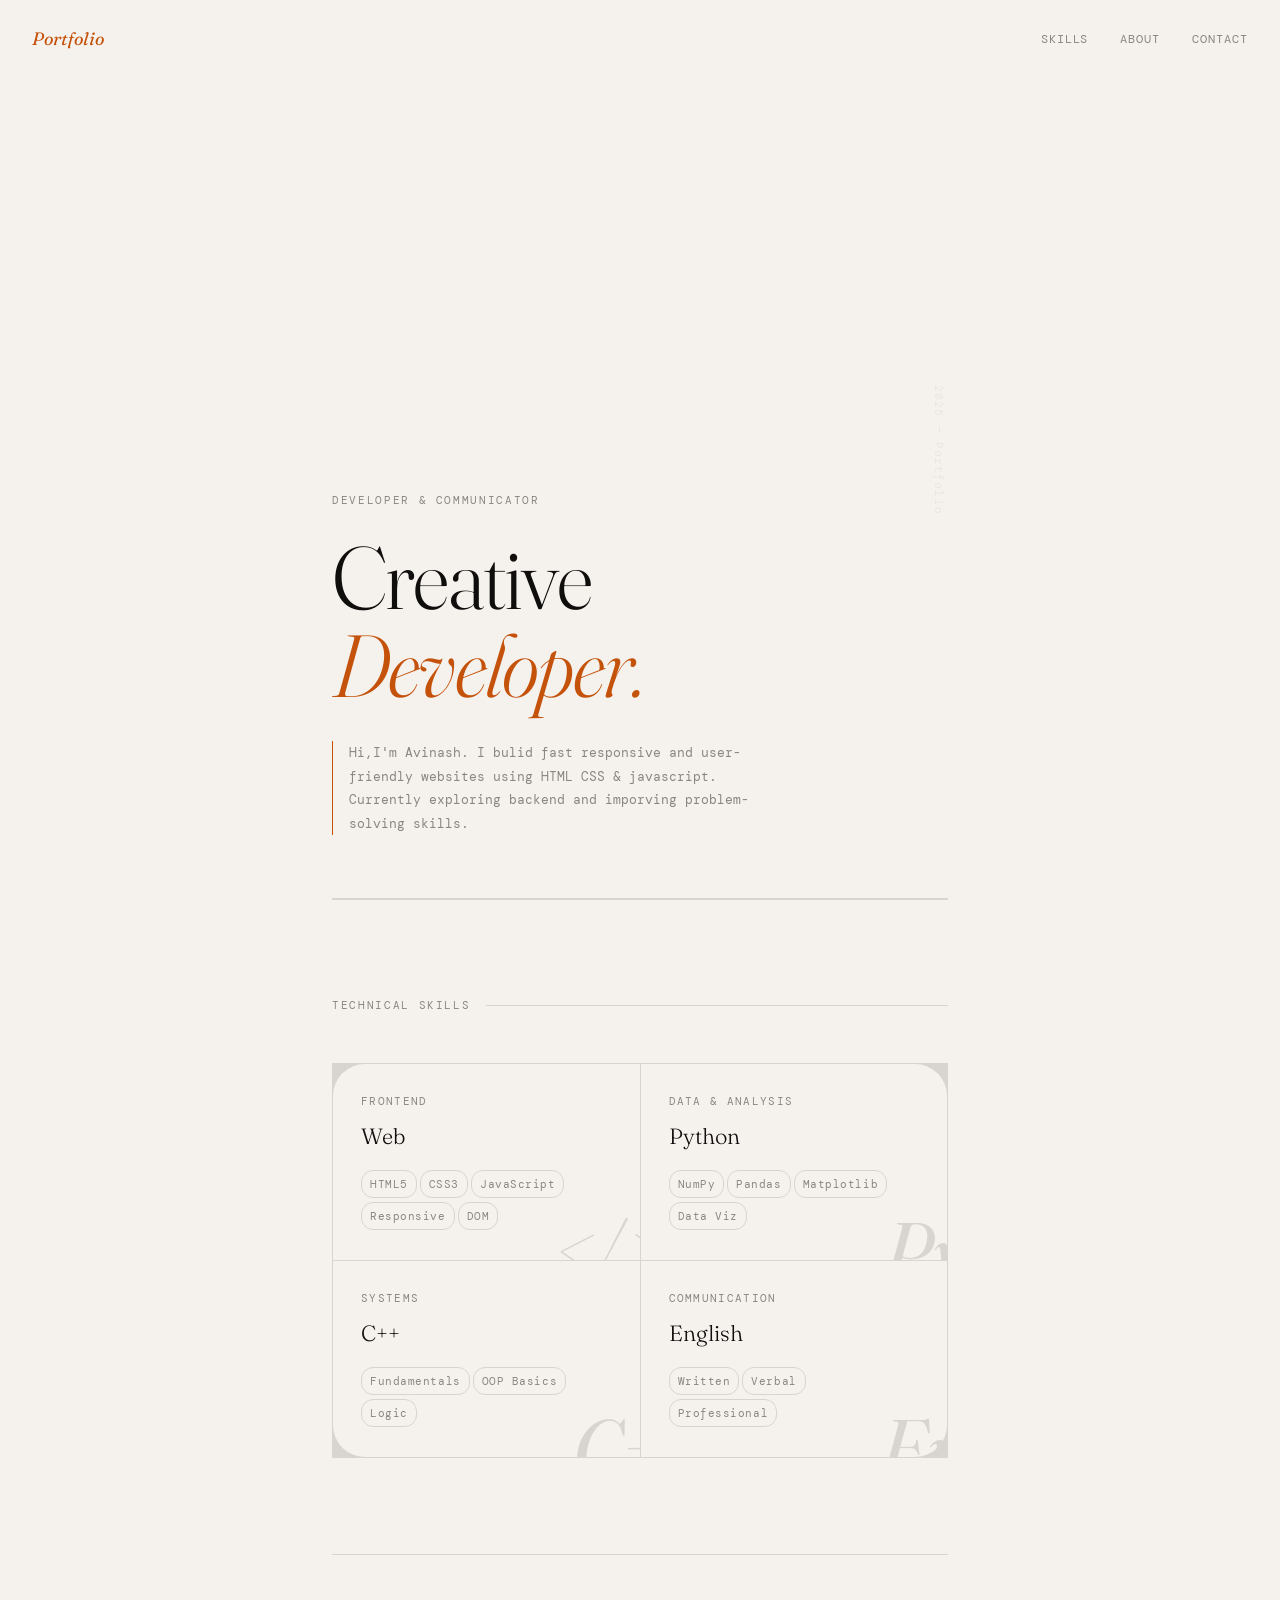
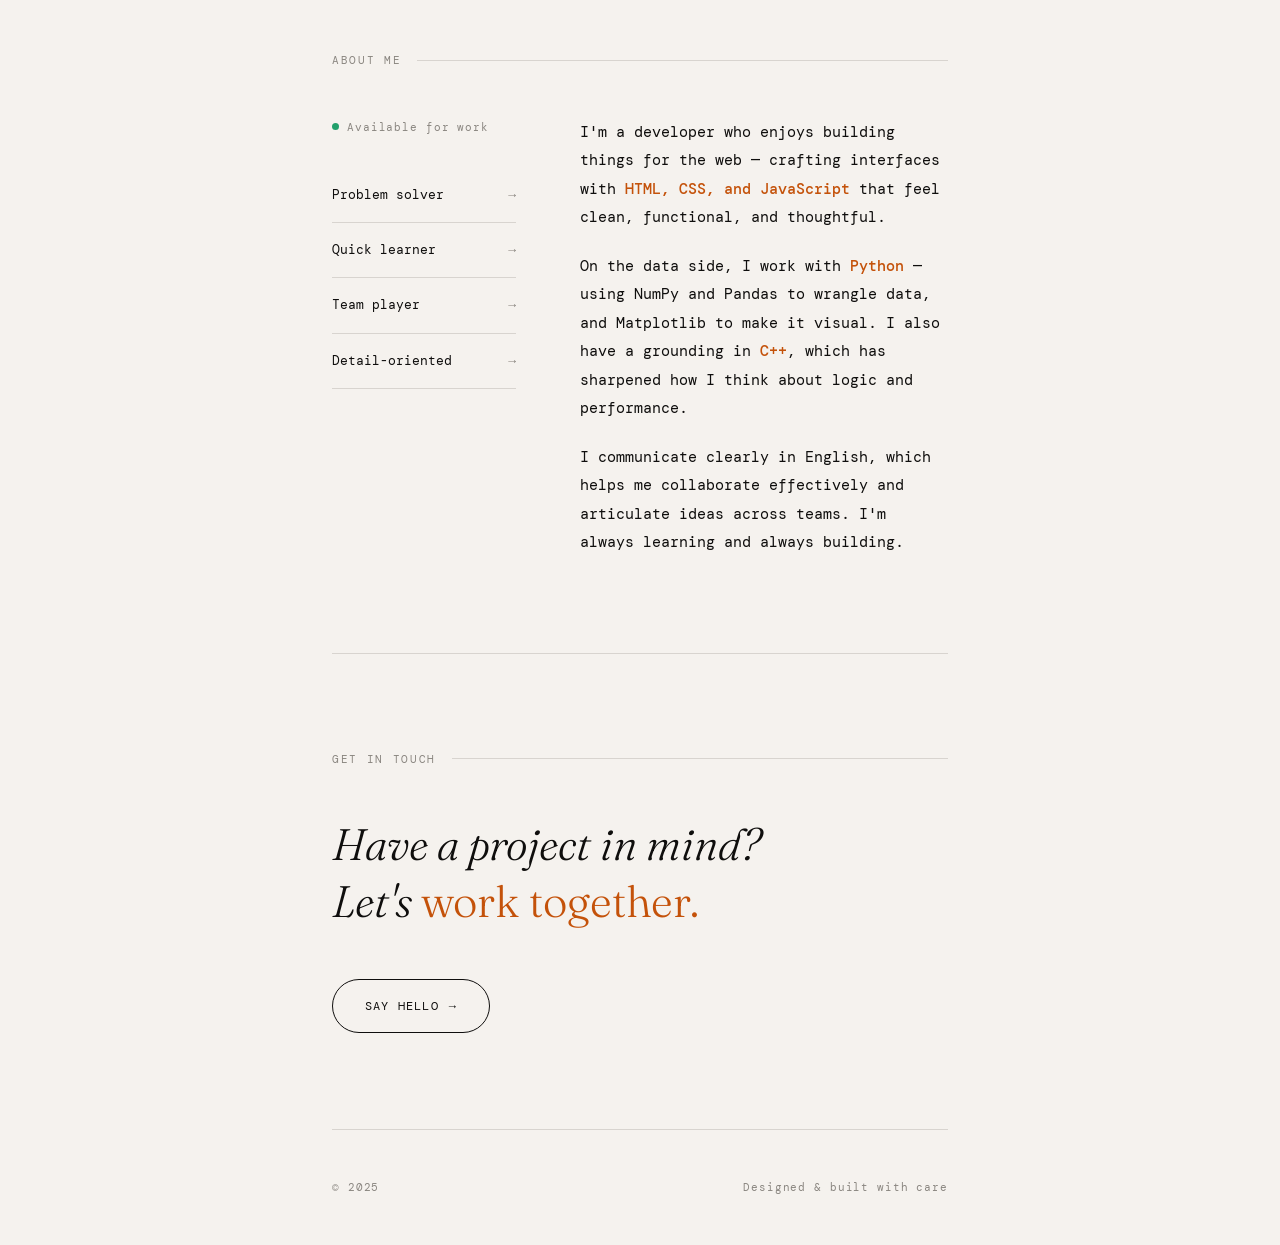
<file: index.html>
<!DOCTYPE html>
<html lang="en">
<head>
<meta charset="UTF-8">
<meta name="viewport" content="width=device-width, initial-scale=1.0">
<title>Portfolio</title>
<link href="https://fonts.googleapis.com/css2?family=DM+Mono:ital,wght@0,300;0,400;0,500;1,300&family=Fraunces:ital,wght@0,300;0,400;1,300&display=swap" rel="stylesheet">
<link rel="stylesheet" href="style.css">
</head>
<body>
 
<nav id="nav">
  <div class="nav-logo">Portfolio</div>
  <div class="nav-links">
    <a href="#skills">Skills</a>
    <a href="#about">About</a>
    <a href="#contact">Contact</a>
  </div>
</nav>
 
<main>
  <div class="container">
 
    <!-- Hero -->
    <section class="hero" id="hero">
      <p class="hero-eyebrow">Developer &amp; Communicator</p>
      <h1 class="hero-name">Creative<br><em>Developer.</em></h1>
      <p class="hero-desc">
        Hi,I'm Avinash. I bulid fast responsive and user-friendly websites using HTML CSS & javascript. Currently exploring backend and imporving problem-solving skills.
      </p>
      <div class="hero-index">2025 — Portfolio</div>
      <div class="hero-line"></div>
    </section>
 
    <!-- Skills -->
    <section id="skills">
      <p class="section-label reveal">Technical skills</p>
      <div class="skills-grid reveal">
 
        <div class="skill-card" id="one">
          <p class="skill-tag">Frontend</p>
          <p class="skill-name">Web</p>
          <div class="skill-items">
            <span>HTML5</span><span>CSS3</span><span>JavaScript</span>
            <span>Responsive</span><span>DOM</span>
          </div>
          <div class="skill-accent">&lt;/&gt;</div>
        </div>
 
        <div class="skill-card" id="two">
          <p class="skill-tag">Data &amp; Analysis</p>
          <p class="skill-name">Python</p>
          <div class="skill-items">
            <span>NumPy</span><span>Pandas</span><span>Matplotlib</span>
            <span>Data Viz</span>
          </div>
          <div class="skill-accent">Py</div>
        </div>
 
        <div class="skill-card" id="three">
          <p class="skill-tag">Systems</p>
          <p class="skill-name">C++</p>
          <div class="skill-items">
            <span>Fundamentals</span><span>OOP Basics</span><span>Logic</span>
          </div>
          <div class="skill-accent">C+</div>
        </div>
 
        <div class="skill-card" id="four">
          <p class="skill-tag">Communication</p>
          <p class="skill-name">English</p>
          <div class="skill-items">
            <span>Written</span><span>Verbal</span><span>Professional</span>
          </div>
          <div class="skill-accent">En</div>
        </div>
 
      </div>
    </section>
 
    <!-- About -->
    <section id="about">
      <p class="section-label reveal">About me</p>
      <div class="about-grid reveal">
        <div class="about-aside">
          <div class="about-status">
            <span class="dot"></span>Available for work
          </div>
          <ul class="soft-list">
            <li>Problem solver</li>
            <li>Quick learner</li>
            <li>Team player</li>
            <li>Detail-oriented</li>
          </ul>
        </div>
        <div class="about-text">
          <p>I'm a developer who enjoys building things for the web — crafting interfaces with <strong>HTML, CSS, and JavaScript</strong> that feel clean, functional, and thoughtful.</p>
          <p>On the data side, I work with <strong>Python</strong> — using NumPy and Pandas to wrangle data, and Matplotlib to make it visual. I also have a grounding in <strong>C++</strong>, which has sharpened how I think about logic and performance.</p>
          <p>I communicate clearly in English, which helps me collaborate effectively and articulate ideas across teams. I'm always learning and always building.</p>
        </div>
      </div>
    </section>
 
    <!-- Contact -->
    <section id="contact">
      <p class="section-label reveal">Get in touch</p>
      <p class="contact-line reveal">
        Have a project in mind?<br>
        Let's <em>work together.</em>
      </p>
      <a href="mailto:hello@example.com" class="btn reveal">
        Say hello <span class="btn-arr">→</span>
      </a>
    </section>
 
  </div>
</main>
 
<div class="container">
  <footer>
    <span>© 2025</span>
    <span>Designed &amp; built with care</span>
  </footer>
</div>
 
<script src="script.js"></script>
</body>
</html>
</file>
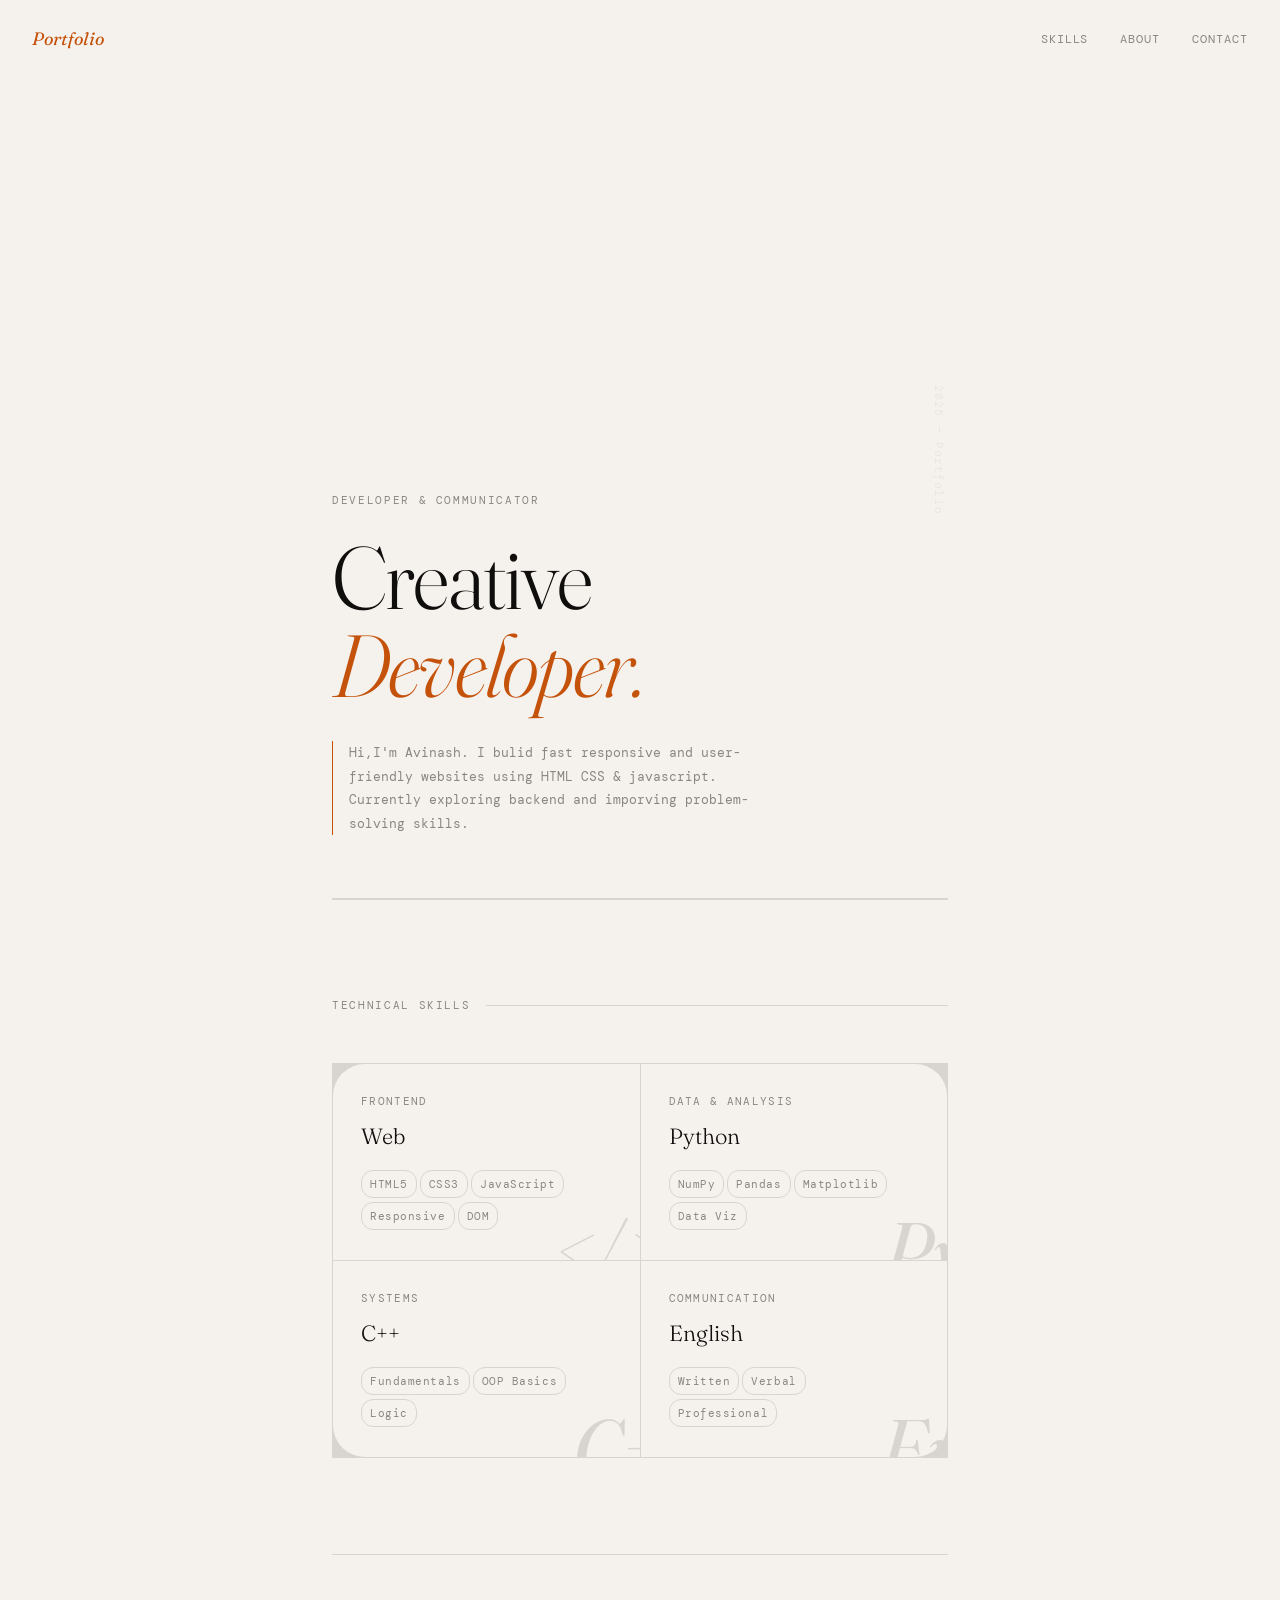
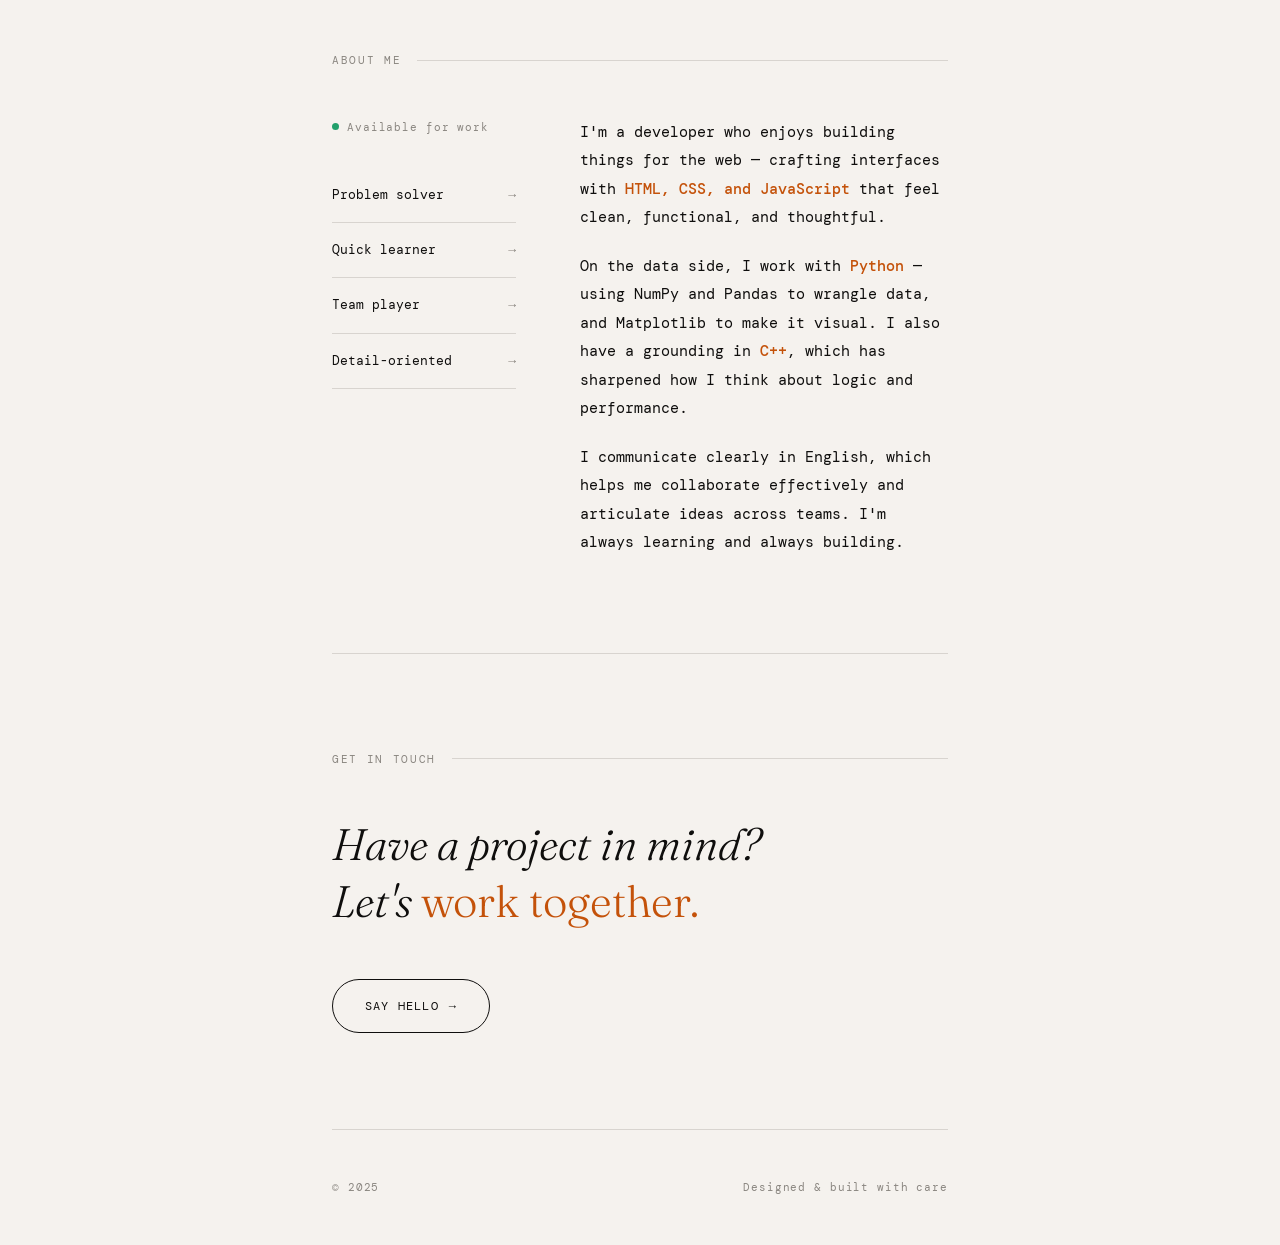
<file: avi.html>
<!DOCTYPE html>
<html lang="en">
<head>
<meta charset="UTF-8">
<meta name="viewport" content="width=device-width, initial-scale=1.0">
<title>Portfolio</title>
<link href="https://fonts.googleapis.com/css2?family=DM+Mono:ital,wght@0,300;0,400;0,500;1,300&family=Fraunces:ital,wght@0,300;0,400;1,300&display=swap" rel="stylesheet">
<link rel="stylesheet" href="avi.css">
</head>
<body>
 
<nav id="nav">
  <div class="nav-logo">Portfolio</div>
  <div class="nav-links">
    <a href="#skills">Skills</a>
    <a href="#about">About</a>
    <a href="#contact">Contact</a>
  </div>
</nav>
 
<main>
  <div class="container">
 
    <!-- Hero -->
    <section class="hero" id="hero">
      <p class="hero-eyebrow">Developer &amp; Communicator</p>
      <h1 class="hero-name">Creative<br><em>Developer.</em></h1>
      <p class="hero-desc">
        Hi,I'm Avinash. I bulid fast responsive and user-friendly websites using HTML CSS & javascript. Currently exploring backend and imporving problem-solving skills.
      </p>
      <div class="hero-index">2025 — Portfolio</div>
      <div class="hero-line"></div>
    </section>
 
    <!-- Skills -->
    <section id="skills">
      <p class="section-label reveal">Technical skills</p>
      <div class="skills-grid reveal">
 
        <div class="skill-card" id="one">
          <p class="skill-tag">Frontend</p>
          <p class="skill-name">Web</p>
          <div class="skill-items">
            <span>HTML5</span><span>CSS3</span><span>JavaScript</span>
            <span>Responsive</span><span>DOM</span>
          </div>
          <div class="skill-accent">&lt;/&gt;</div>
        </div>
 
        <div class="skill-card" id="two">
          <p class="skill-tag">Data &amp; Analysis</p>
          <p class="skill-name">Python</p>
          <div class="skill-items">
            <span>NumPy</span><span>Pandas</span><span>Matplotlib</span>
            <span>Data Viz</span>
          </div>
          <div class="skill-accent">Py</div>
        </div>
 
        <div class="skill-card" id="three">
          <p class="skill-tag">Systems</p>
          <p class="skill-name">C++</p>
          <div class="skill-items">
            <span>Fundamentals</span><span>OOP Basics</span><span>Logic</span>
          </div>
          <div class="skill-accent">C+</div>
        </div>
 
        <div class="skill-card" id="four">
          <p class="skill-tag">Communication</p>
          <p class="skill-name">English</p>
          <div class="skill-items">
            <span>Written</span><span>Verbal</span><span>Professional</span>
          </div>
          <div class="skill-accent">En</div>
        </div>
 
      </div>
    </section>
 
    <!-- About -->
    <section id="about">
      <p class="section-label reveal">About me</p>
      <div class="about-grid reveal">
        <div class="about-aside">
          <div class="about-status">
            <span class="dot"></span>Available for work
          </div>
          <ul class="soft-list">
            <li>Problem solver</li>
            <li>Quick learner</li>
            <li>Team player</li>
            <li>Detail-oriented</li>
          </ul>
        </div>
        <div class="about-text">
          <p>I'm a developer who enjoys building things for the web — crafting interfaces with <strong>HTML, CSS, and JavaScript</strong> that feel clean, functional, and thoughtful.</p>
          <p>On the data side, I work with <strong>Python</strong> — using NumPy and Pandas to wrangle data, and Matplotlib to make it visual. I also have a grounding in <strong>C++</strong>, which has sharpened how I think about logic and performance.</p>
          <p>I communicate clearly in English, which helps me collaborate effectively and articulate ideas across teams. I'm always learning and always building.</p>
        </div>
      </div>
    </section>
 
    <!-- Contact -->
    <section id="contact">
      <p class="section-label reveal">Get in touch</p>
      <p class="contact-line reveal">
        Have a project in mind?<br>
        Let's <em>work together.</em>
      </p>
      <a href="mailto:hello@example.com" class="btn reveal">
        Say hello <span class="btn-arr">→</span>
      </a>
    </section>
 
  </div>
</main>
 
<div class="container">
  <footer>
    <span>© 2025</span>
    <span>Designed &amp; built with care</span>
  </footer>
</div>
 
<script src="avi.js"></script>
</body>
</html>
</file>
<file: style.css>
*, *::before, *::after { margin: 0; padding: 0; box-sizing: border-box; }
 
  :root {
    --ink: #0f0e0d;
    --paper: #f5f2ee;
    --muted: #8a8680;
    --accent: #c4520a;
    --line: #d8d4cf;
    --card: #edeae5;
  }
 
  html { scroll-behavior: smooth; }
 
  body {
    background: var(--paper);
    color: var(--ink);
    font-family: 'DM Mono', monospace;
    font-size: 14px;
    line-height: 1.7;
    cursor: default;
  }
 
  /* layout */
  .container { max-width: 680px; margin: 0 auto; padding: 0 2rem; }
 
  /* nav */
  nav {
    position: fixed; top: 0; left: 0; right: 0;
    z-index: 100;
    padding: 1.5rem 2rem;
    display: flex; justify-content: space-between; align-items: center;
    border-bottom: 1px solid transparent;
    transition: border-color 0.3s, background 0.3s;
  }
  nav.scrolled { background: var(--paper); 
    border-color: var(--line); 
  }

  .nav-logo { font-family: 'Fraunces', serif;
  font-style: italic;
  font-size: 18px;
  color: var(--accent);
 }
  .nav-links { display: flex;
     gap: 2rem;
    }
  .nav-links a {
    color: var(--muted);
    text-decoration: none;
    font-size: 12px;
    letter-spacing: 0.08em;
    text-transform: uppercase;
    transition: color 0.2s;
  }
  .nav-links a:hover { color: var(--ink); }
 
  /* hero */
  .hero {
    min-height: 100vh;
    display: flex;
     flex-direction: column;
    justify-content: flex-end;
    padding: 8rem 0 4rem;
    position: relative;
    overflow: hidden;
  }
  .hero-eyebrow {
    font-size: 11px;
    letter-spacing: 0.15em;
    text-transform: uppercase;
    color: var(--muted);
    margin-bottom: 1.5rem;
    opacity: 0;
    animation: fadeUp 0.8s 0.2s forwards;
  }
  .hero-name {
    font-family: 'Fraunces', serif;
    font-weight: 300;
    font-size: clamp(52px, 10vw, 88px);
    line-height: 1.0;
    letter-spacing: -0.02em;
    margin-bottom: 2rem;
    opacity: 0;
    animation: fadeUp 0.8s 0.4s forwards;
  }
  .hero-name em { font-style: italic; color: var(--accent); }

  .hero-desc {
    max-width: 420px;
    color: var(--muted);
    font-size: 13px;
    line-height: 1.8;
    opacity: 0;
    animation: fadeUp 0.8s 0.6s forwards;
    border-left: 1px solid var(--accent);
    padding-left: 1rem;
  }
  .hero-index {
    position: absolute;
    right: 0;
    top: 50%;
    transform: translateY(-50%);
    font-size: 11px;
    color: var(--line);
    letter-spacing: 0.1em;
    writing-mode: vertical-rl;
    opacity: 0; animation: fadeIn 1.2s 1s forwards;
  }
  .hero-line {
    position: absolute;
    bottom: 0;
    left: 0;
    right: 0;
    height: 1px; background: var(--line);
  }
 
  /* section */
  section { padding: 6rem 0; border-bottom: 1px solid var(--line); }
  .section-label {
    font-size: 11px; letter-spacing: 0.15em; text-transform: uppercase;
    color: var(--muted); margin-bottom: 3rem;
    display: flex; align-items: center; gap: 1rem;
  }
  .section-label::after { content: ''; flex: 1; height: 1px; background: var(--line); }
 
  /* skills grid */
  .skills-grid { display: grid; grid-template-columns: 1fr 1fr; gap: 1px; background: var(--line); border: 1px solid var(--line); }
  .skill-card {
    background: var(--paper);
    padding: 1.75rem;
    transition: background 0.25s;
    position: relative; overflow: hidden;
  }
  .skill-card:hover { background: var(--card); }
  .skill-tag {
    font-size: 11px; letter-spacing: 0.12em; text-transform: uppercase;
    color: var(--muted); margin-bottom: 0.5rem;
  }
  .skill-name {
    font-family: 'Fraunces', serif; font-weight: 300;
    font-size: 22px; margin-bottom: 0.75rem;
  }
  .skill-items { font-size: 12px; color: var(--muted); line-height: 2; }
  .skill-items span {
    display: inline-block;
    border: 1px solid var(--line);
    padding: 2px 8px; margin: 2px 3px 2px 0;
    font-size: 11px; letter-spacing: 0.05em;
    transition: border-color 0.2s, color 0.2s;
  }
  .skill-card:hover .skill-items span { 
    border-color: var(--accent); 
    color: var(--ink); 
  }
  .skill-accent {
    position: absolute; bottom: -30px; right: -20px;
    font-size: 80px; color: var(--line); font-family: 'Fraunces', serif;
    font-style: italic; pointer-events: none; line-height: 1;
    transition: color 0.25s;
  }
  .skill-card:hover .skill-accent { color: rgba(196, 82, 10, 0.08); }
 
  /* about */
  .about-grid { display: grid; grid-template-columns: 1fr 2fr; gap: 4rem; align-items: start; }
  .about-aside { position: sticky; top: 8rem; }
  .about-status {
    display: flex; align-items: center; gap: 8px;
    font-size: 11px; color: var(--muted); letter-spacing: 0.08em; margin-bottom: 2rem;
  }
  .dot {
    width: 7px; 
    height: 7px;
     border-radius: 50%;
    background: #22a06b;
    animation: pulse 2s infinite;
  }
  @keyframes pulse { 
    0%,100% { opacity: 1; } 50% { opacity: 0.4; } }
  .about-text { font-size: 15px; line-height: 1.9; color: var(--ink); }
  .about-text p + p { margin-top: 1.25rem; }
  .about-text strong { font-weight: 500; color: var(--accent); }
 
  /* soft skills */
  .soft-list { list-style: none; }
  .soft-list li {
    padding: 1rem 0; border-bottom: 1px solid var(--line);
    display: flex; justify-content: space-between; align-items: center;
    font-size: 13px; transition: color 0.2s;
  }
  .soft-list li:hover { color: var(--accent); }
  .soft-list li::after { content: '→'; color: var(--muted); }
 
  /* contact */
  .contact-line {
    font-family: 'Fraunces', serif; font-style: italic;
    font-size: clamp(28px, 5vw, 44px); font-weight: 300;
    line-height: 1.3; margin-bottom: 3rem; color: var(--ink);
  }
  .contact-line em { color: var(--accent); font-style: normal; }
  .btn {
    display: inline-flex; align-items: center; gap: 10px;
    border: 1px solid var(--ink); padding: 1rem 2rem;
    text-decoration: none; color: var(--ink); font-size: 12px;
    letter-spacing: 0.1em; text-transform: uppercase;
    transition: background 0.2s, color 0.2s;
    border-radius:2rem;
  }
  .btn:hover { background: var(--ink); color: var(--paper); }
  .btn-arr { transition: transform 0.2s; }
  .btn:hover .btn-arr { transform: translateX(4px); }
 
  /* footer */
  footer {
    padding: 3rem 0; display: flex;
    justify-content: space-between; align-items: center;
    font-size: 11px; color: var(--muted); letter-spacing: 0.08em;
  }
 
   @keyframes fadeUp {
    from { opacity: 0; transform: translateY(20px); }
    to { opacity: 1; transform: translateY(0); } */
  } 
  @keyframes fadeIn {
    from { opacity: 0; } to { opacity: 0.4; }
  }
 
  /* reveal on scroll */
  .reveal { opacity: 0; transform: translateY(24px); transition: opacity 0.7s ease, transform 0.7s ease; }
  .reveal.visible { opacity: 1; transform: none; }
 
  @media (max-width: 600px) {
    .skills-grid { grid-template-columns: 1fr; }
    .about-grid { grid-template-columns: 1fr; }
    .about-aside { position: static; }
    nav { padding: 1rem 1.5rem; }
    .nav-links { gap: 1rem; }
    body { cursor: auto; }
    .cursor, .cursor-ring { display: none; }
  }

  span{
    border-radius:0.75rem;
  }

  #one{
    border-top-left-radius:2rem;
  }
  #three{
    border-bottom-left-radius: 2rem;
  }

  #two{
    border-top-right-radius: 2rem;
  }
  #four{
    border-bottom-right-radius: 2rem;
  }
</file>
<file: avi.css>
*, *::before, *::after { margin: 0; padding: 0; box-sizing: border-box; }
 
  :root {
    --ink: #0f0e0d;
    --paper: #f5f2ee;
    --muted: #8a8680;
    --accent: #c4520a;
    --line: #d8d4cf;
    --card: #edeae5;
  }
 
  html { scroll-behavior: smooth; }
 
  body {
    background: var(--paper);
    color: var(--ink);
    font-family: 'DM Mono', monospace;
    font-size: 14px;
    line-height: 1.7;
    cursor: default;
  }
 
  /* layout */
  .container { max-width: 680px; margin: 0 auto; padding: 0 2rem; }
 
  /* nav */
  nav {
    position: fixed; top: 0; left: 0; right: 0;
    z-index: 100;
    padding: 1.5rem 2rem;
    display: flex; justify-content: space-between; align-items: center;
    border-bottom: 1px solid transparent;
    transition: border-color 0.3s, background 0.3s;
  }
  nav.scrolled { background: var(--paper); 
    border-color: var(--line); 
  }

  .nav-logo { font-family: 'Fraunces', serif;
  font-style: italic;
  font-size: 18px;
  color: var(--accent);
 }
  .nav-links { display: flex;
     gap: 2rem;
    }
  .nav-links a {
    color: var(--muted);
    text-decoration: none;
    font-size: 12px;
    letter-spacing: 0.08em;
    text-transform: uppercase;
    transition: color 0.2s;
  }
  .nav-links a:hover { color: var(--ink); }
 
  /* hero */
  .hero {
    min-height: 100vh;
    display: flex;
     flex-direction: column;
    justify-content: flex-end;
    padding: 8rem 0 4rem;
    position: relative;
    overflow: hidden;
  }
  .hero-eyebrow {
    font-size: 11px;
    letter-spacing: 0.15em;
    text-transform: uppercase;
    color: var(--muted);
    margin-bottom: 1.5rem;
    opacity: 0;
    animation: fadeUp 0.8s 0.2s forwards;
  }
  .hero-name {
    font-family: 'Fraunces', serif;
    font-weight: 300;
    font-size: clamp(52px, 10vw, 88px);
    line-height: 1.0;
    letter-spacing: -0.02em;
    margin-bottom: 2rem;
    opacity: 0;
    animation: fadeUp 0.8s 0.4s forwards;
  }
  .hero-name em { font-style: italic; color: var(--accent); }

  .hero-desc {
    max-width: 420px;
    color: var(--muted);
    font-size: 13px;
    line-height: 1.8;
    opacity: 0;
    animation: fadeUp 0.8s 0.6s forwards;
    border-left: 1px solid var(--accent);
    padding-left: 1rem;
  }
  .hero-index {
    position: absolute;
    right: 0;
    top: 50%;
    transform: translateY(-50%);
    font-size: 11px;
    color: var(--line);
    letter-spacing: 0.1em;
    writing-mode: vertical-rl;
    opacity: 0; animation: fadeIn 1.2s 1s forwards;
  }
  .hero-line {
    position: absolute;
    bottom: 0;
    left: 0;
    right: 0;
    height: 1px; background: var(--line);
  }
 
  /* section */
  section { padding: 6rem 0; border-bottom: 1px solid var(--line); }
  .section-label {
    font-size: 11px; letter-spacing: 0.15em; text-transform: uppercase;
    color: var(--muted); margin-bottom: 3rem;
    display: flex; align-items: center; gap: 1rem;
  }
  .section-label::after { content: ''; flex: 1; height: 1px; background: var(--line); }
 
  /* skills grid */
  .skills-grid { display: grid; grid-template-columns: 1fr 1fr; gap: 1px; background: var(--line); border: 1px solid var(--line); }
  .skill-card {
    background: var(--paper);
    padding: 1.75rem;
    transition: background 0.25s;
    position: relative; overflow: hidden;
  }
  .skill-card:hover { background: var(--card); }
  .skill-tag {
    font-size: 11px; letter-spacing: 0.12em; text-transform: uppercase;
    color: var(--muted); margin-bottom: 0.5rem;
  }
  .skill-name {
    font-family: 'Fraunces', serif; font-weight: 300;
    font-size: 22px; margin-bottom: 0.75rem;
  }
  .skill-items { font-size: 12px; color: var(--muted); line-height: 2; }
  .skill-items span {
    display: inline-block;
    border: 1px solid var(--line);
    padding: 2px 8px; margin: 2px 3px 2px 0;
    font-size: 11px; letter-spacing: 0.05em;
    transition: border-color 0.2s, color 0.2s;
  }
  .skill-card:hover .skill-items span { 
    border-color: var(--accent); 
    color: var(--ink); 
  }
  .skill-accent {
    position: absolute; bottom: -30px; right: -20px;
    font-size: 80px; color: var(--line); font-family: 'Fraunces', serif;
    font-style: italic; pointer-events: none; line-height: 1;
    transition: color 0.25s;
  }
  .skill-card:hover .skill-accent { color: rgba(196, 82, 10, 0.08); }
 
  /* about */
  .about-grid { display: grid; grid-template-columns: 1fr 2fr; gap: 4rem; align-items: start; }
  .about-aside { position: sticky; top: 8rem; }
  .about-status {
    display: flex; align-items: center; gap: 8px;
    font-size: 11px; color: var(--muted); letter-spacing: 0.08em; margin-bottom: 2rem;
  }
  .dot {
    width: 7px; 
    height: 7px;
     border-radius: 50%;
    background: #22a06b;
    animation: pulse 2s infinite;
  }
  @keyframes pulse { 
    0%,100% { opacity: 1; } 50% { opacity: 0.4; } }
  .about-text { font-size: 15px; line-height: 1.9; color: var(--ink); }
  .about-text p + p { margin-top: 1.25rem; }
  .about-text strong { font-weight: 500; color: var(--accent); }
 
  /* soft skills */
  .soft-list { list-style: none; }
  .soft-list li {
    padding: 1rem 0; border-bottom: 1px solid var(--line);
    display: flex; justify-content: space-between; align-items: center;
    font-size: 13px; transition: color 0.2s;
  }
  .soft-list li:hover { color: var(--accent); }
  .soft-list li::after { content: '→'; color: var(--muted); }
 
  /* contact */
  .contact-line {
    font-family: 'Fraunces', serif; font-style: italic;
    font-size: clamp(28px, 5vw, 44px); font-weight: 300;
    line-height: 1.3; margin-bottom: 3rem; color: var(--ink);
  }
  .contact-line em { color: var(--accent); font-style: normal; }
  .btn {
    display: inline-flex; align-items: center; gap: 10px;
    border: 1px solid var(--ink); padding: 1rem 2rem;
    text-decoration: none; color: var(--ink); font-size: 12px;
    letter-spacing: 0.1em; text-transform: uppercase;
    transition: background 0.2s, color 0.2s;
    border-radius:2rem;
  }
  .btn:hover { background: var(--ink); color: var(--paper); }
  .btn-arr { transition: transform 0.2s; }
  .btn:hover .btn-arr { transform: translateX(4px); }
 
  /* footer */
  footer {
    padding: 3rem 0; display: flex;
    justify-content: space-between; align-items: center;
    font-size: 11px; color: var(--muted); letter-spacing: 0.08em;
  }
 
   @keyframes fadeUp {
    from { opacity: 0; transform: translateY(20px); }
    to { opacity: 1; transform: translateY(0); } */
  } 
  @keyframes fadeIn {
    from { opacity: 0; } to { opacity: 0.4; }
  }
 
  /* reveal on scroll */
  .reveal { opacity: 0; transform: translateY(24px); transition: opacity 0.7s ease, transform 0.7s ease; }
  .reveal.visible { opacity: 1; transform: none; }
 
  @media (max-width: 600px) {
    .skills-grid { grid-template-columns: 1fr; }
    .about-grid { grid-template-columns: 1fr; }
    .about-aside { position: static; }
    nav { padding: 1rem 1.5rem; }
    .nav-links { gap: 1rem; }
    body { cursor: auto; }
    .cursor, .cursor-ring { display: none; }
  }

  span{
    border-radius:0.75rem;
  }

  #one{
    border-top-left-radius:2rem;
  }
  #three{
    border-bottom-left-radius: 2rem;
  }

  #two{
    border-top-right-radius: 2rem;
  }
  #four{
    border-bottom-right-radius: 2rem;
  }
</file>
